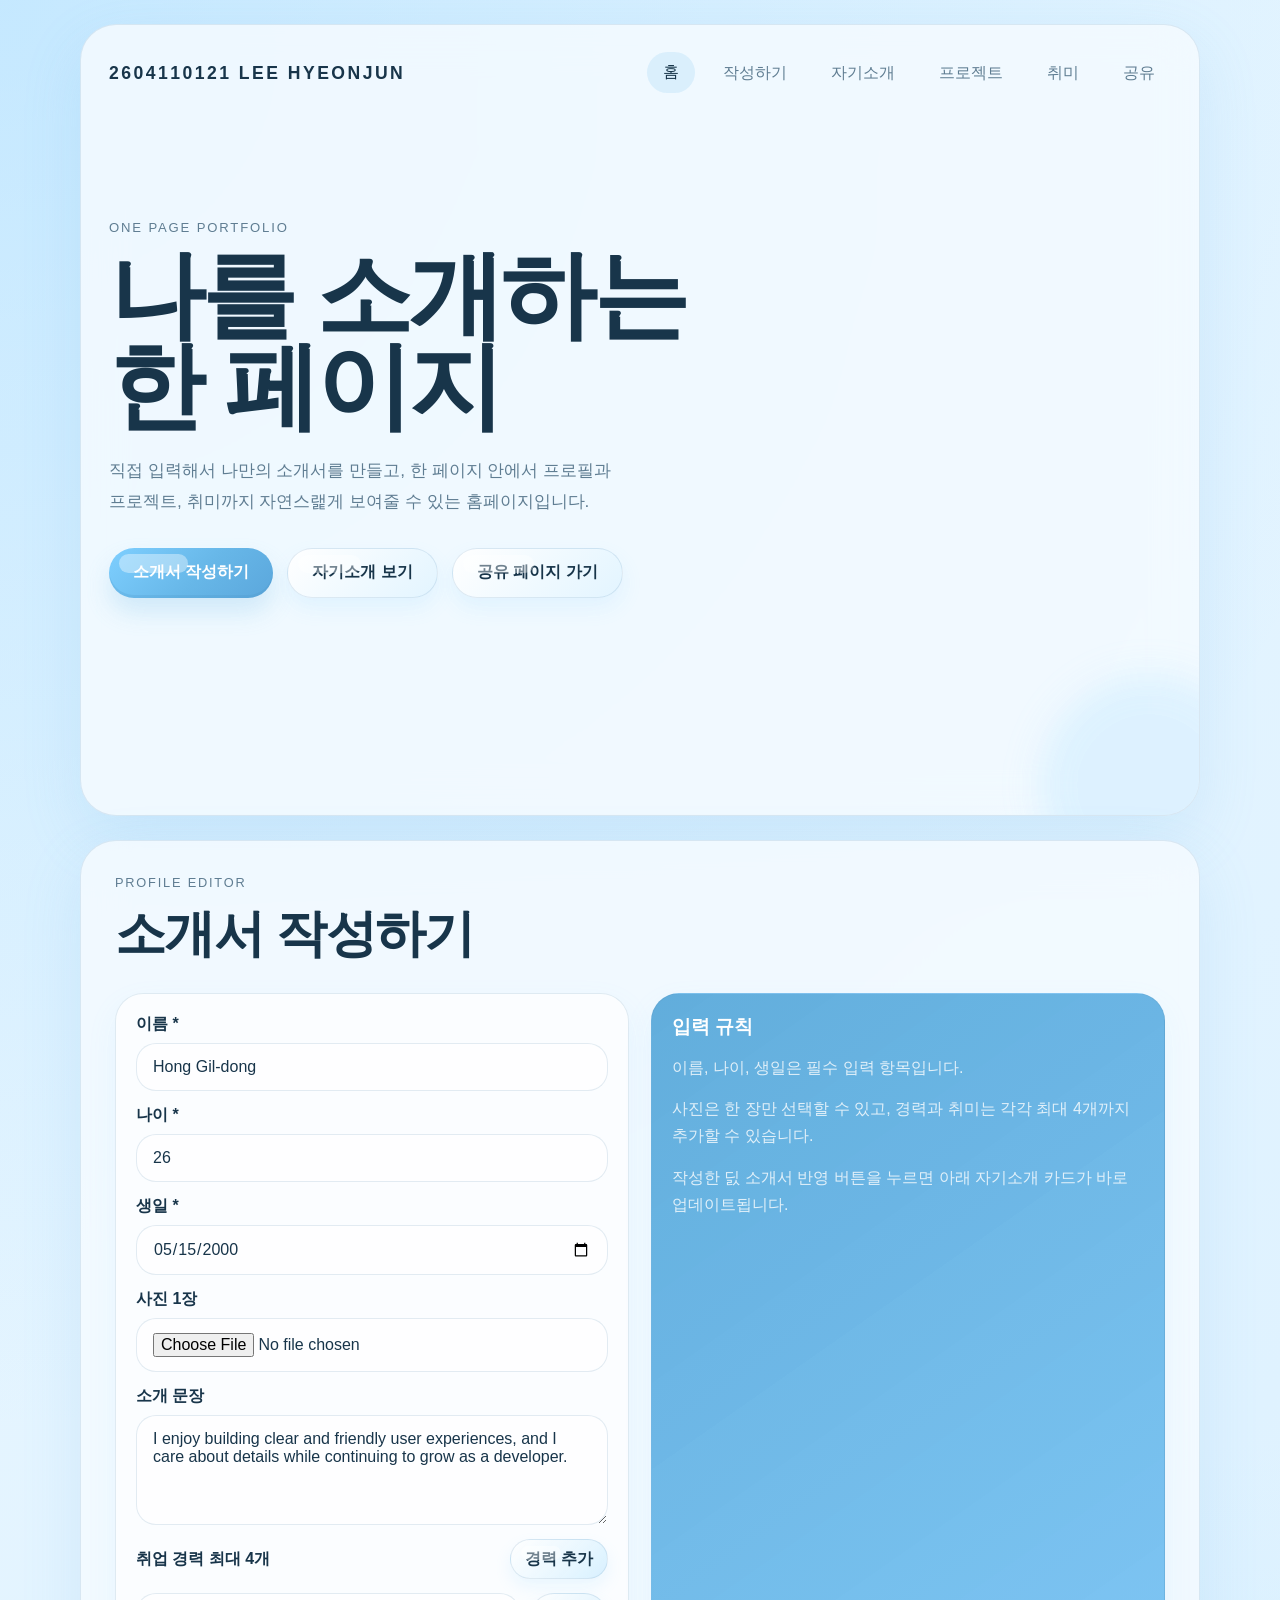
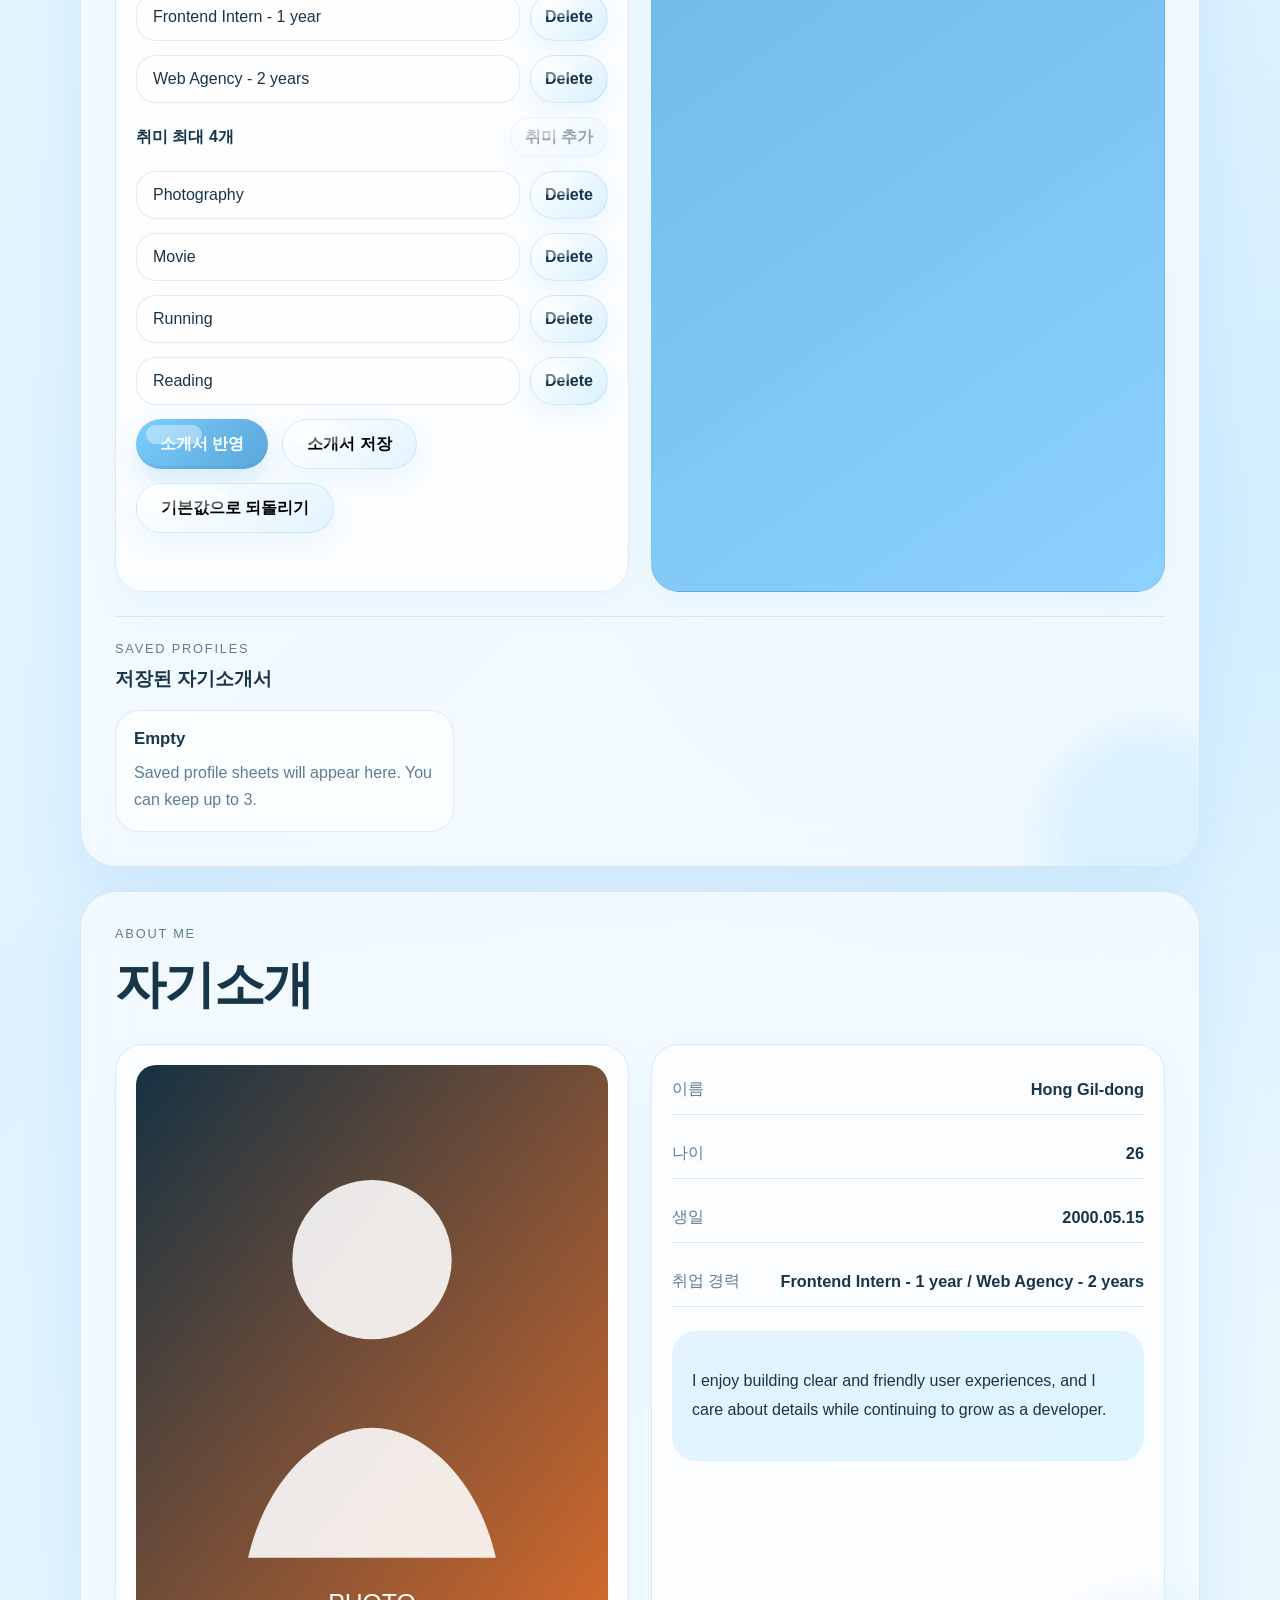
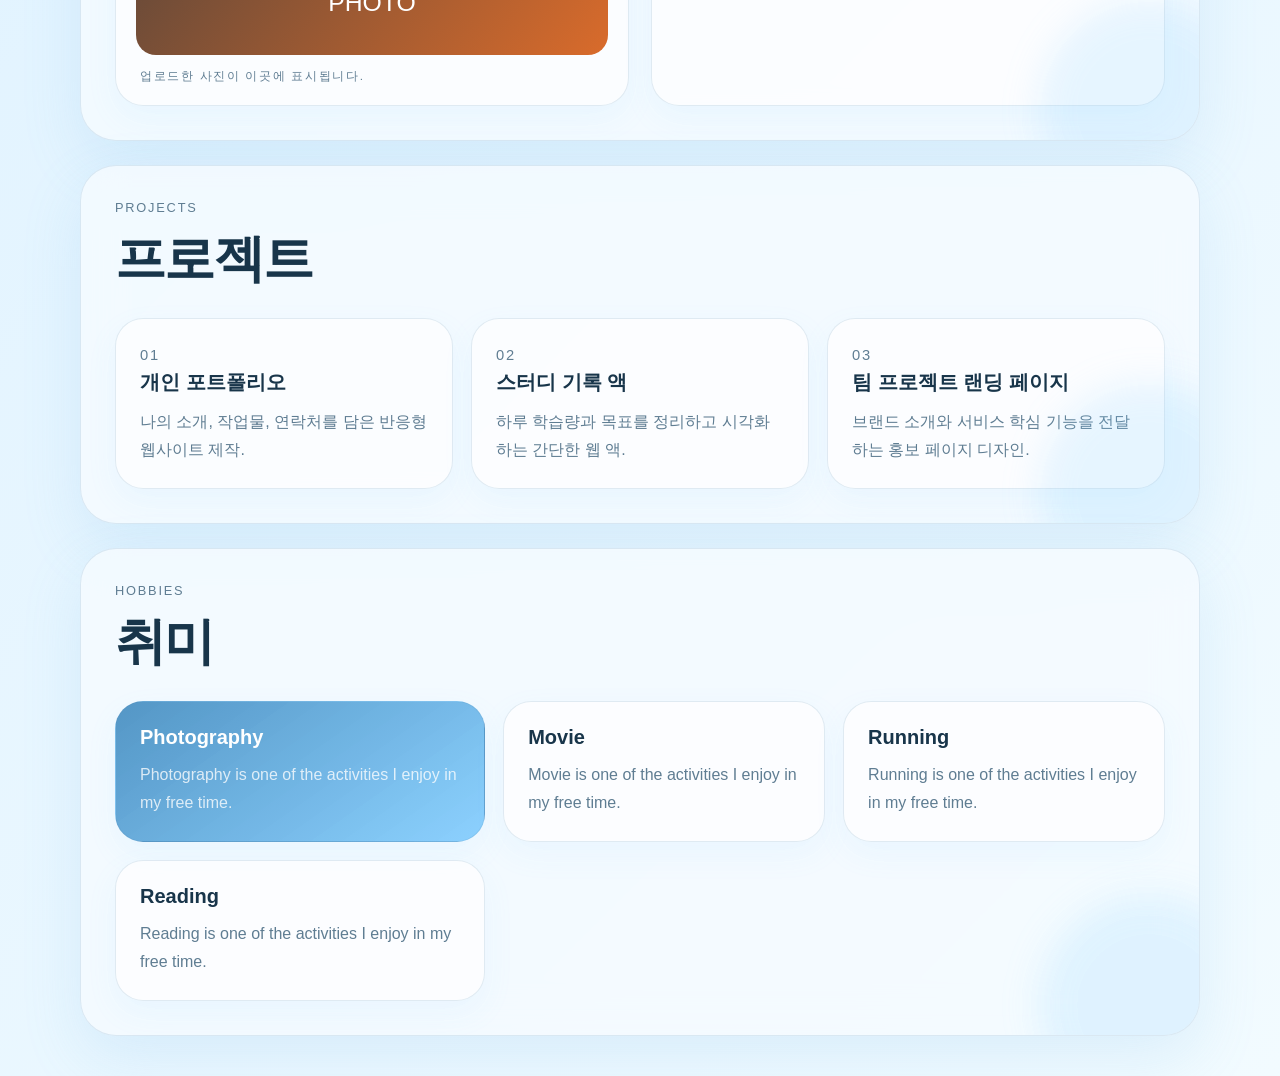
<file: index.html>
<!DOCTYPE html>
<html lang="ko">
<head>
  <meta charset="UTF-8">
  <meta name="viewport" content="width=device-width, initial-scale=1.0">
  <title>2604110121 이현준</title>
  <link rel="stylesheet" href="styles.css">
</head>
<body>
  <div class="page-shell">
    <header class="hero" id="home">
      <nav class="top-nav">
        <a class="brand" href="#home">2604110121 LEE HYEONJUN</a>
        <div class="menu">
          <a href="#home">&#54856;</a>
          <a href="#editor">&#51089;&#49457;&#54616;&#44592;</a>
          <a href="#about">&#51088;&#44592;&#49548;&#44060;</a>
          <a href="#projects">&#54532;&#47196;&#51229;&#53944;</a>
          <a href="#hobbies">&#52712;&#48120;</a>
          <a href="share.html">&#44277;&#50976;</a>
        </div>
      </nav>

      <div class="hero-content">
        <p class="eyebrow">ONE PAGE PORTFOLIO</p>
        <h1>&#45208;&#47484; &#49548;&#44060;&#54616;&#45716;<br>&#54620; &#54168;&#51060;&#51648;</h1>
        <p class="hero-text">
          &#51649;&#51217; &#51077;&#47141;&#54644;&#49436; &#45208;&#47564;&#51032; &#49548;&#44060;&#49436;&#47484; &#47564;&#46308;&#44256;, &#54620; &#54168;&#51060;&#51648; &#50504;&#50640;&#49436; &#54532;&#47196;&#54596;&#44284; &#54532;&#47196;&#51229;&#53944;, &#52712;&#48120;&#44620;&#51648; &#51088;&#50672;&#49828;&#47013;&#44172; &#48372;&#50668;&#51460; &#49688; &#51080;&#45716; &#54856;&#54168;&#51060;&#51648;&#51077;&#45768;&#45796;.
        </p>
        <div class="hero-actions">
          <a class="button primary" href="#editor">&#49548;&#44060;&#49436; &#51089;&#49457;&#54616;&#44592;</a>
          <a class="button secondary" href="#about">&#51088;&#44592;&#49548;&#44060; &#48372;&#44592;</a>
          <a class="button secondary" href="share.html">&#44277;&#50976; &#54168;&#51060;&#51648; &#44032;&#44592;</a>
        </div>
      </div>
    </header>

    <main>
      <section class="section" id="editor">
        <div class="section-heading">
          <p class="section-label">PROFILE EDITOR</p>
          <h2>&#49548;&#44060;&#49436; &#51089;&#49457;&#54616;&#44592;</h2>
        </div>

        <div class="editor-grid">
          <article class="editor-card">
            <form id="profile-form" class="profile-form">
              <label class="field">
                <span>&#51060;&#47492; *</span>
                <input id="name" name="name" type="text" required placeholder="&#51060;&#47492;&#51012; &#51077;&#47141;&#54616;&#49464;&#50836;">
              </label>

              <label class="field">
                <span>&#45208;&#51060; *</span>
                <input id="age" name="age" type="number" min="1" max="120" required placeholder="&#45208;&#51060;&#47484; &#51077;&#47141;&#54616;&#49464;&#50836;">
              </label>

              <label class="field">
                <span>&#49373;&#51068; *</span>
                <input id="birthday" name="birthday" type="date" required>
              </label>

              <label class="field">
                <span>&#49324;&#51652; 1&#51109;</span>
                <input id="photo" name="photo" type="file" accept="image/*">
              </label>

              <label class="field">
                <span>&#49548;&#44060; &#47928;&#51109;</span>
                <textarea id="bio" name="bio" rows="4" placeholder="&#51088;&#44592;&#49548;&#44060; &#47928;&#51109;&#51012; &#51077;&#47141;&#54616;&#49464;&#50836;"></textarea>
              </label>

              <div class="career-editor">
                <div class="career-editor-head">
                  <span>&#52712;&#50629; &#44221;&#47141; &#52572;&#45824; 4&#44060;</span>
                  <button id="add-career" class="small-button" type="button">&#44221;&#47141; &#52628;&#44032;</button>
                </div>
                <div id="career-list" class="career-list"></div>
              </div>

              <div class="career-editor">
                <div class="career-editor-head">
                  <span>&#52712;&#48120; &#52572;&#45824; 4&#44060;</span>
                  <button id="add-hobby" class="small-button" type="button">&#52712;&#48120; &#52628;&#44032;</button>
                </div>
                <div id="hobby-list" class="career-list"></div>
              </div>

              <div class="form-actions">
                <button class="button primary" type="submit">&#49548;&#44060;&#49436; &#48152;&#50689;</button>
                <button id="save-profile" class="button secondary" type="button">&#49548;&#44060;&#49436; &#51200;&#51109;</button>
                <button id="reset-profile" class="button secondary" type="button">&#44592;&#48376;&#44050;&#51004;&#47196; &#46104;&#46028;&#47532;&#44592;</button>
              </div>

              <p id="form-message" class="form-message" aria-live="polite"></p>
            </form>
          </article>

          <article class="editor-card help-card">
            <h3>&#51077;&#47141; &#44508;&#52825;</h3>
            <p>&#51060;&#47492;, &#45208;&#51060;, &#49373;&#51068;&#51008; &#54596;&#49688; &#51077;&#47141; &#54637;&#47785;&#51077;&#45768;&#45796;.</p>
            <p>&#49324;&#51652;&#51008; &#54620; &#51109;&#47564; &#49440;&#53469;&#54624; &#49688; &#51080;&#44256;, &#44221;&#47141;&#44284; &#52712;&#48120;&#45716; &#44033;&#44033; &#52572;&#45824; 4&#44060;&#44620;&#51648; &#52628;&#44032;&#54624; &#49688; &#51080;&#49845;&#45768;&#45796;.</p>
            <p>&#51089;&#49457;&#54620; &#46368; &#49548;&#44060;&#49436; &#48152;&#50689; &#48260;&#53948;&#51012; &#45572;&#47476;&#47732; &#50500;&#47000; &#51088;&#44592;&#49548;&#44060; &#52852;&#46300;&#44032; &#48148;&#47196; &#50629;&#45936;&#51060;&#53944;&#46121;&#45768;&#45796;.</p>
          </article>
        </div>

        <div class="saved-section">
          <div class="section-heading saved-heading">
            <p class="section-label">SAVED PROFILES</p>
            <h3>&#51200;&#51109;&#46108; &#51088;&#44592;&#49548;&#44060;&#49436;</h3>
          </div>
          <div id="saved-profiles" class="saved-grid"></div>
        </div>
      </section>

      <section class="section about-section" id="about">
        <div class="section-heading">
          <p class="section-label">ABOUT ME</p>
          <h2>&#51088;&#44592;&#49548;&#44060;</h2>
        </div>

        <div class="about-grid">
          <article class="profile-card">
            <div class="photo-frame">
              <img id="profile-image" src="profile-placeholder.svg" alt="profile photo">
            </div>
            <p class="photo-note">&#50629;&#47196;&#46300;&#54620; &#49324;&#51652;&#51060; &#51060;&#44275;&#50640; &#54364;&#49884;&#46121;&#45768;&#45796;.</p>
          </article>

          <article class="info-card">
            <div class="info-list">
              <div class="info-item">
                <span>&#51060;&#47492;</span>
                <strong id="profile-name">Hong Gil-dong</strong>
              </div>
              <div class="info-item">
                <span>&#45208;&#51060;</span>
                <strong id="profile-age">26</strong>
              </div>
              <div class="info-item">
                <span>&#49373;&#51068;</span>
                <strong id="profile-birthday">2000.05.15</strong>
              </div>
              <div class="info-item">
                <span>&#52712;&#50629; &#44221;&#47141;</span>
                <strong id="profile-careers">Frontend Intern - 1 year / Web Agency - 2 years</strong>
              </div>
            </div>

            <div class="about-copy">
              <p id="profile-bio">
                I enjoy building clear and friendly user experiences, and I care about details while continuing to grow as a developer.
              </p>
            </div>
          </article>
        </div>
      </section>

      <section class="section" id="projects">
        <div class="section-heading">
          <p class="section-label">PROJECTS</p>
          <h2>&#54532;&#47196;&#51229;&#53944;</h2>
        </div>

        <div class="card-grid">
          <article class="content-card">
            <p class="card-index">01</p>
            <h3>&#44060;&#51064; &#54252;&#53944;&#54260;&#47532;&#50724;</h3>
            <p>&#45208;&#51032; &#49548;&#44060;, &#51089;&#50629;&#47932;, &#50672;&#46973;&#52376;&#47484; &#45812;&#51008; &#48152;&#51025;&#54805; &#50937;&#49324;&#51060;&#53944; &#51228;&#51089;.</p>
          </article>
          <article class="content-card">
            <p class="card-index">02</p>
            <h3>&#49828;&#53552;&#46356; &#44592;&#47197; &#50529;</h3>
            <p>&#54616;&#47336; &#54617;&#49845;&#47049;&#44284; &#47785;&#54364;&#47484; &#51221;&#47532;&#54616;&#44256; &#49884;&#44033;&#54868;&#54616;&#45716; &#44036;&#45800;&#54620; &#50937; &#50529;.</p>
          </article>
          <article class="content-card">
            <p class="card-index">03</p>
            <h3>&#54016; &#54532;&#47196;&#51229;&#53944; &#47004;&#46377; &#54168;&#51060;&#51648;</h3>
            <p>&#48652;&#47004;&#46300; &#49548;&#44060;&#50752; &#49436;&#48708;&#49828; &#54617;&#49900; &#44592;&#45733;&#51012; &#51204;&#45804;&#54616;&#45716; &#54861;&#48372; &#54168;&#51060;&#51648; &#46356;&#51088;&#51064;.</p>
          </article>
        </div>
      </section>

      <section class="section" id="hobbies">
        <div class="section-heading">
          <p class="section-label">HOBBIES</p>
          <h2>&#52712;&#48120;</h2>
        </div>

        <div class="hobby-layout">
          <article class="hobby-card accent">
            <h3 id="hobby-title-1">&#49324;&#51652; &#52237;&#44592;</h3>
            <p id="hobby-text-1">&#51068;&#49345; &#49549; &#51109;&#47732;&#51012; &#44592;&#47197;&#54616;&#47728; &#49353;&#44048;&#44284; &#44396;&#46020;&#47484; &#48372;&#45716; &#44048;&#44033;&#51012; &#53412;&#50864;&#44256; &#51080;&#49845;&#45768;&#45796;.</p>
          </article>
          <article class="hobby-card">
            <h3 id="hobby-title-2">&#50689;&#54868; &#44048;&#49345;</h3>
            <p id="hobby-text-2">&#45796;&#50577;&#54620; &#51109;&#47476;&#51032; &#50689;&#54868;&#47484; &#48372;&#47728; &#49352;&#47196;&#50868; &#49884;&#49440;&#44284; &#50500;&#51060;&#46356;&#50612;&#47484; &#50643;&#45716; &#54200;&#51077;&#45768;&#45796;.</p>
          </article>
          <article class="hobby-card">
            <h3 id="hobby-title-3">&#47084;&#45789;</h3>
            <p id="hobby-text-3">&#44508;&#52825;&#51201;&#51004;&#47196; &#47800;&#51012; &#50864;&#51649;&#51060;&#47728; &#51665;&#51473;&#47141;&#44284; &#52404;&#47141;&#51012; &#44288;&#47532;&#54616;&#44256; &#51080;&#49845;&#45768;&#45796;.</p>
          </article>
          <article class="hobby-card">
            <h3 id="hobby-title-4">&#46021;&#49436;</h3>
            <p id="hobby-text-4">&#49373;&#44033;&#51012; &#45331;&#55176;&#44256; &#49352;&#47196;&#50868; &#44288;&#51216;&#51012; &#50643;&#44592; &#50948;&#54644; &#51648;&#49549;&#51201;&#51004;&#47196; &#52293;&#51012; &#51069;&#44256; &#51080;&#49845;&#45768;&#45796;.</p>
          </article>
        </div>
      </section>
    </main>
  </div>

  <script src="script.js"></script>
</body>
</html>
</file>
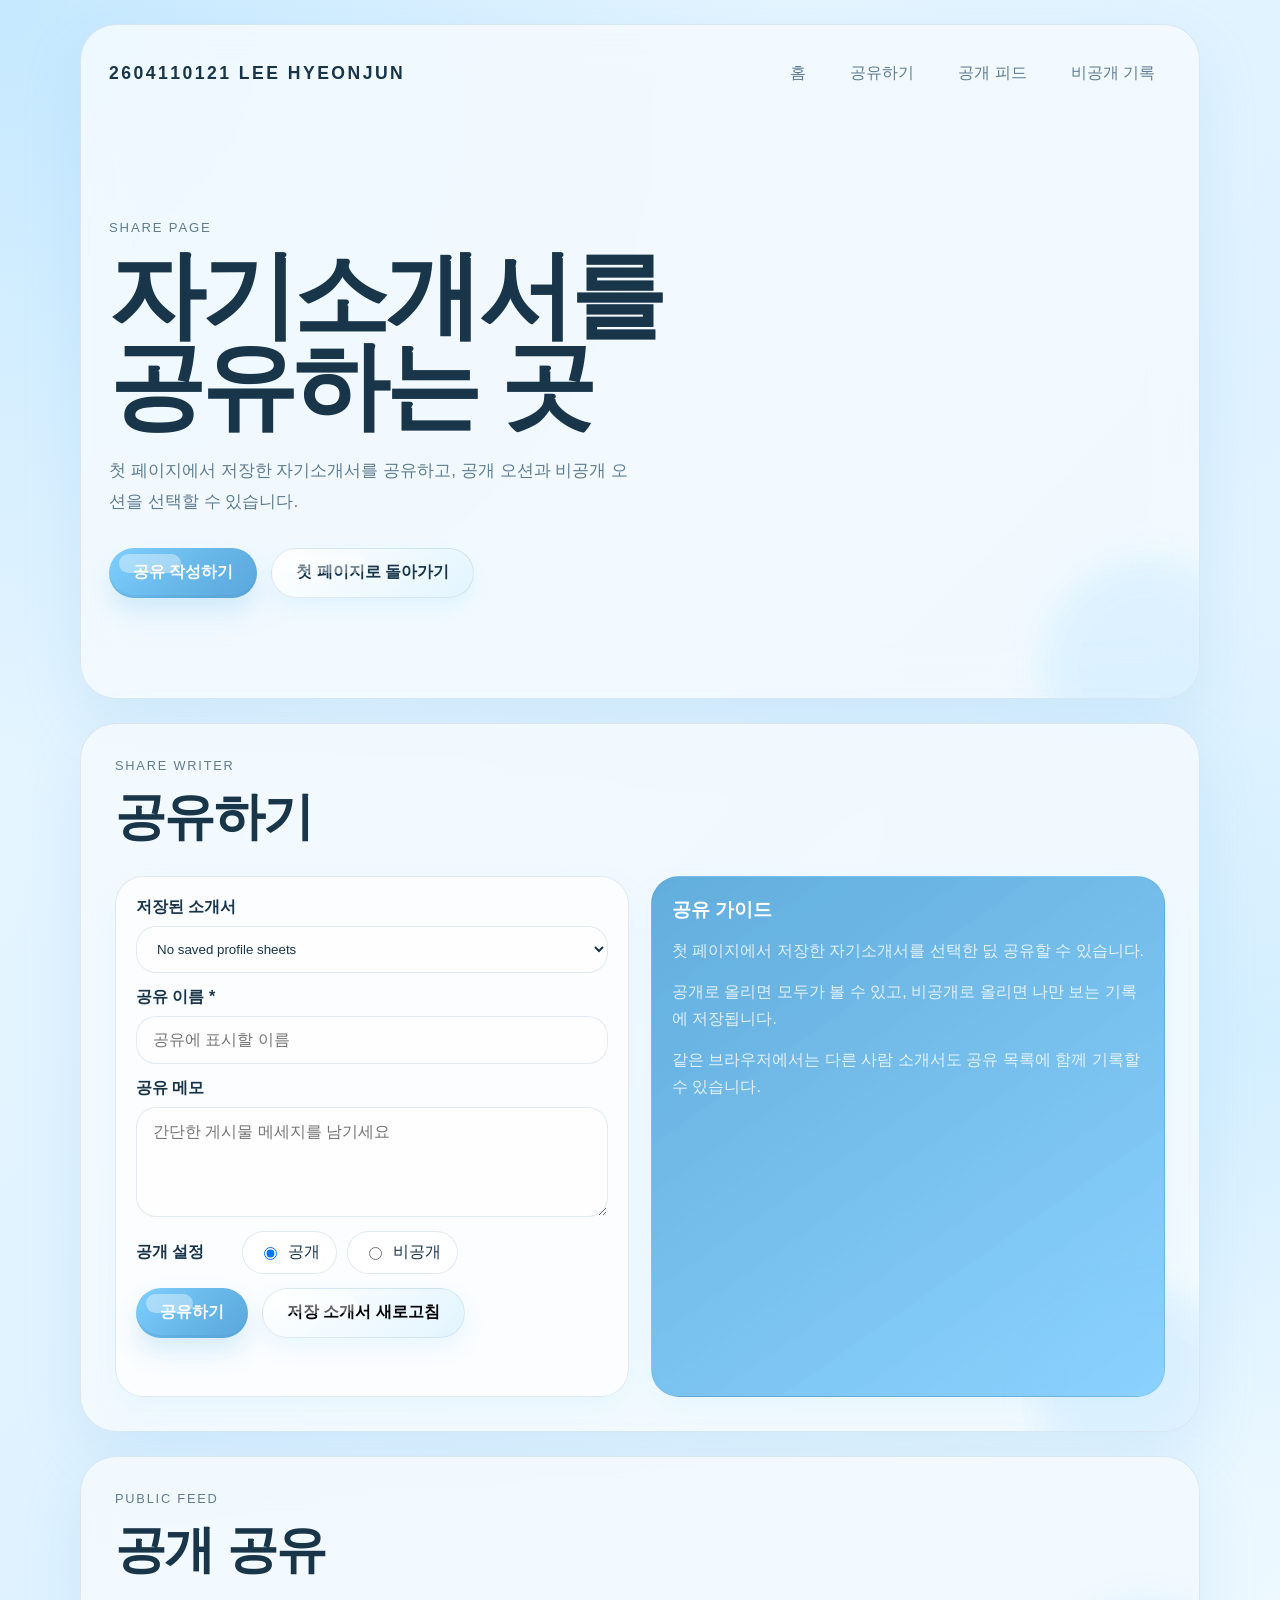
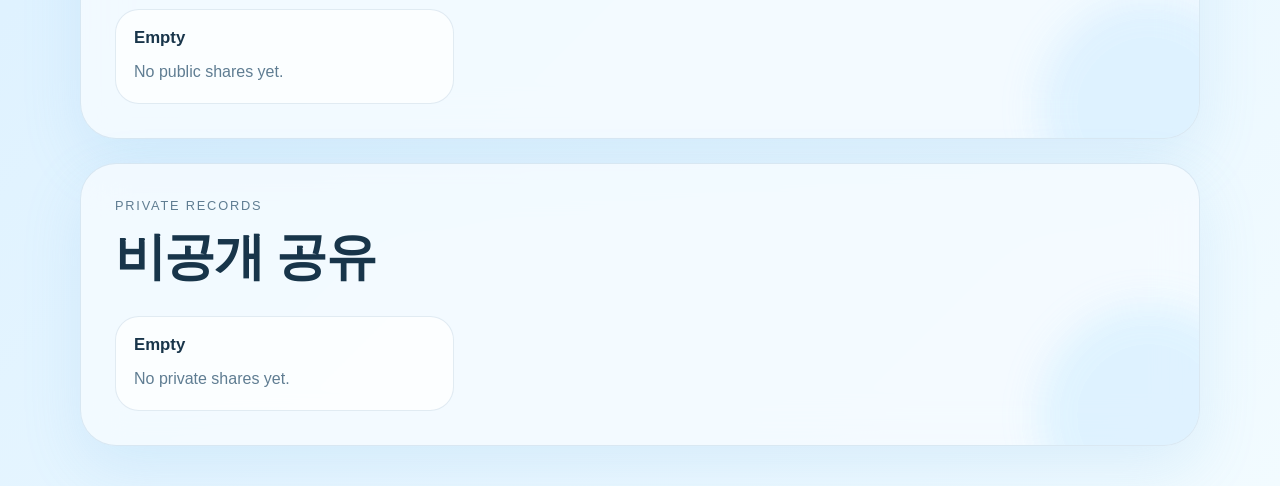
<file: share.html>
<!DOCTYPE html>
<html lang="ko">
<head>
  <meta charset="UTF-8">
  <meta name="viewport" content="width=device-width, initial-scale=1.0">
  <title>2604110121 이현준 공유</title>
  <link rel="stylesheet" href="styles.css">
</head>
<body>
  <div class="page-shell">
    <header class="hero share-hero" id="share-home">
      <nav class="top-nav">
        <a class="brand" href="index.html">2604110121 LEE HYEONJUN</a>
        <div class="menu">
          <a href="index.html">&#54856;</a>
          <a href="#share-form">&#44277;&#50976;&#54616;&#44592;</a>
          <a href="#public-feed">&#44277;&#44060; &#54588;&#46300;</a>
          <a href="#private-feed">&#48708;&#44277;&#44060; &#44592;&#47197;</a>
        </div>
      </nav>

      <div class="hero-content">
        <p class="eyebrow">SHARE PAGE</p>
        <h1>&#51088;&#44592;&#49548;&#44060;&#49436;&#47484;<br>&#44277;&#50976;&#54616;&#45716; &#44275;</h1>
        <p class="hero-text">
          &#52395; &#54168;&#51060;&#51648;&#50640;&#49436; &#51200;&#51109;&#54620; &#51088;&#44592;&#49548;&#44060;&#49436;&#47484; &#44277;&#50976;&#54616;&#44256;, &#44277;&#44060; &#50724;&#49496;&#44284; &#48708;&#44277;&#44060; &#50724;&#49496;&#51012; &#49440;&#53469;&#54624; &#49688; &#51080;&#49845;&#45768;&#45796;.
        </p>
        <div class="hero-actions">
          <a class="button primary" href="#share-form">&#44277;&#50976; &#51089;&#49457;&#54616;&#44592;</a>
          <a class="button secondary" href="index.html">&#52395; &#54168;&#51060;&#51648;&#47196; &#46028;&#50500;&#44032;&#44592;</a>
        </div>
      </div>
    </header>

    <main>
      <section class="section" id="share-form">
        <div class="section-heading">
          <p class="section-label">SHARE WRITER</p>
          <h2>&#44277;&#50976;&#54616;&#44592;</h2>
        </div>

        <div class="editor-grid">
          <article class="editor-card">
            <form id="share-profile-form" class="profile-form">
              <label class="field">
                <span>&#51200;&#51109;&#46108; &#49548;&#44060;&#49436;</span>
                <select id="saved-profile-select" class="select-input"></select>
              </label>

              <label class="field">
                <span>&#44277;&#50976; &#51060;&#47492; *</span>
                <input id="share-author" type="text" required placeholder="&#44277;&#50976;&#50640; &#54364;&#49884;&#54624; &#51060;&#47492;">
              </label>

              <label class="field">
                <span>&#44277;&#50976; &#47700;&#47784;</span>
                <textarea id="share-message" rows="4" placeholder="&#44036;&#45800;&#54620; &#44172;&#49884;&#47932; &#47700;&#49464;&#51648;&#47484; &#45224;&#44592;&#49464;&#50836;"></textarea>
              </label>

              <div class="visibility-picker">
                <span class="field-title">&#44277;&#44060; &#49444;&#51221;</span>
                <label class="toggle-option">
                  <input type="radio" name="visibility" value="public" checked>
                  <span>&#44277;&#44060;</span>
                </label>
                <label class="toggle-option">
                  <input type="radio" name="visibility" value="private">
                  <span>&#48708;&#44277;&#44060;</span>
                </label>
              </div>

              <div class="form-actions">
                <button class="button primary" type="submit">&#44277;&#50976;&#54616;&#44592;</button>
                <button id="refresh-saved" class="button secondary" type="button">&#51200;&#51109; &#49548;&#44060;&#49436; &#49352;&#47196;&#44256;&#52840;</button>
              </div>

              <p id="share-message-text" class="form-message" aria-live="polite"></p>
            </form>
          </article>

          <article class="editor-card help-card">
            <h3>&#44277;&#50976; &#44032;&#51060;&#46300;</h3>
            <p>&#52395; &#54168;&#51060;&#51648;&#50640;&#49436; &#51200;&#51109;&#54620; &#51088;&#44592;&#49548;&#44060;&#49436;&#47484; &#49440;&#53469;&#54620; &#46368; &#44277;&#50976;&#54624; &#49688; &#51080;&#49845;&#45768;&#45796;.</p>
            <p>&#44277;&#44060;&#47196; &#50732;&#47532;&#47732; &#47784;&#46160;&#44032; &#48380; &#49688; &#51080;&#44256;, &#48708;&#44277;&#44060;&#47196; &#50732;&#47532;&#47732; &#45208;&#47564; &#48372;&#45716; &#44592;&#47197;&#50640; &#51200;&#51109;&#46121;&#45768;&#45796;.</p>
            <p>&#44057;&#51008; &#48652;&#46972;&#50864;&#51200;&#50640;&#49436;&#45716; &#45796;&#47480; &#49324;&#46988; &#49548;&#44060;&#49436;&#46020; &#44277;&#50976; &#47785;&#47197;&#50640; &#54632;&#44760; &#44592;&#47197;&#54624; &#49688; &#51080;&#49845;&#45768;&#45796;.</p>
          </article>
        </div>
      </section>

      <section class="section" id="public-feed">
        <div class="section-heading">
          <p class="section-label">PUBLIC FEED</p>
          <h2>&#44277;&#44060; &#44277;&#50976;</h2>
        </div>
        <div id="public-share-list" class="share-grid"></div>
      </section>

      <section class="section" id="private-feed">
        <div class="section-heading">
          <p class="section-label">PRIVATE RECORDS</p>
          <h2>&#48708;&#44277;&#44060; &#44277;&#50976;</h2>
        </div>
        <div id="private-share-list" class="share-grid"></div>
      </section>
    </main>
  </div>

  <script src="share.js"></script>
</body>
</html>
</file>
<file: styles.css>
:root {
  --paper: rgba(245, 251, 255, 0.85);
  --ink: #18354a;
  --muted: #5f7d92;
  --line: rgba(93, 146, 181, 0.18);
  --accent: #67b7e8;
  --deep: #4a90c2;
  --shadow: 0 22px 60px rgba(103, 183, 232, 0.16);
}

* {
  box-sizing: border-box;
}

html {
  scroll-behavior: smooth;
}

body {
  margin: 0;
  font-family: "Segoe UI", "Malgun Gothic", sans-serif;
  color: var(--ink);
  background:
    radial-gradient(circle at top left, rgba(126, 204, 255, 0.34), transparent 32%),
    radial-gradient(circle at right center, rgba(162, 221, 255, 0.28), transparent 28%),
    linear-gradient(135deg, #eaf7ff 0%, #dff2ff 48%, #f2fbff 100%);
}

img {
  display: block;
  width: 100%;
}

a {
  color: inherit;
  text-decoration: none;
}

button,
input,
textarea {
  font: inherit;
}

.page-shell {
  width: min(1120px, calc(100% - 32px));
  margin: 24px auto 40px;
}

.hero,
.section {
  position: relative;
  overflow: hidden;
  border: 1px solid var(--line);
  border-radius: 36px;
  background: var(--paper);
  backdrop-filter: blur(22px);
  box-shadow: var(--shadow);
}

.hero {
  min-height: 88vh;
  padding: 28px;
}

.hero::after,
.section::after {
  content: "";
  position: absolute;
  inset: auto -60px -80px auto;
  width: 220px;
  height: 220px;
  border-radius: 50%;
  background: rgba(126, 204, 255, 0.18);
  filter: blur(18px);
}

.top-nav {
  display: flex;
  align-items: center;
  justify-content: space-between;
  gap: 20px;
}

.brand,
.menu a,
.button,
.section-label,
.card-index,
.small-button {
  font-family: "Trebuchet MS", "Segoe UI", sans-serif;
}

.brand {
  font-size: 1.1rem;
  font-weight: 700;
  letter-spacing: 0.14em;
}

.menu {
  display: flex;
  flex-wrap: wrap;
  justify-content: flex-end;
  gap: 12px;
}

.menu a {
  padding: 10px 16px;
  border-radius: 999px;
  color: var(--muted);
  transition: background-color 0.25s ease, color 0.25s ease, transform 0.25s ease;
}

.menu a:hover,
.menu a.is-active {
  background: rgba(103, 183, 232, 0.16);
  color: var(--ink);
  transform: translateY(-1px);
}

.hero-content {
  max-width: 700px;
  padding: 14vh 0 8vh;
}

.eyebrow,
.section-label,
.photo-note {
  color: var(--muted);
  letter-spacing: 0.14em;
  text-transform: uppercase;
}

.eyebrow {
  margin: 0 0 14px;
  font-size: 0.82rem;
}

h1,
h2,
h3,
strong {
  margin: 0;
}

h1 {
  font-size: clamp(2.8rem, 8vw, 6rem);
  line-height: 0.95;
  letter-spacing: -0.04em;
}

h2 {
  font-size: clamp(2rem, 5vw, 3.2rem);
  letter-spacing: -0.03em;
}

.hero-text {
  max-width: 520px;
  margin: 24px 0 0;
  font-size: 1.08rem;
  line-height: 1.8;
  color: var(--muted);
}

.hero-actions,
.form-actions {
  display: flex;
  flex-wrap: wrap;
  gap: 14px;
}

.hero-actions {
  margin-top: 30px;
}

.button {
  display: inline-flex;
  align-items: center;
  justify-content: center;
  min-height: 50px;
  padding: 0 24px;
  border: 0;
  border-radius: 999px;
  font-weight: 700;
  cursor: pointer;
  position: relative;
  overflow: hidden;
  transition: transform 0.25s ease, box-shadow 0.25s ease, background-color 0.25s ease;
}

.button::before,
.small-button::before {
  content: "";
  position: absolute;
  inset: 6px auto auto 10px;
  width: 42%;
  height: 38%;
  border-radius: 999px;
  background: rgba(255, 255, 255, 0.38);
  pointer-events: none;
}

.button:hover,
.small-button:hover {
  transform: translateY(-3px) scale(1.02);
}

.button.primary {
  color: #fff;
  background: linear-gradient(135deg, #7ecfff, #67b7e8 55%, #5ba7dc);
  box-shadow: 0 14px 24px rgba(103, 183, 232, 0.24), inset 0 -3px 0 rgba(74, 144, 194, 0.22);
}

.button.secondary {
  border: 1px solid var(--line);
  background: linear-gradient(135deg, rgba(255, 255, 255, 0.95), rgba(225, 244, 255, 0.95));
  box-shadow: 0 10px 20px rgba(126, 204, 255, 0.14);
}

.button.primary:hover {
  box-shadow: 0 18px 28px rgba(103, 183, 232, 0.3), inset 0 -3px 0 rgba(74, 144, 194, 0.22);
}

.button.secondary:hover {
  box-shadow: 0 14px 24px rgba(126, 204, 255, 0.2);
}

.section {
  margin-top: 24px;
  padding: 34px;
}

.section-heading {
  margin-bottom: 24px;
}

.section-label {
  margin: 0 0 10px;
  font-size: 0.8rem;
}

.editor-grid,
.about-grid {
  display: grid;
  grid-template-columns: repeat(2, minmax(0, 1fr));
  gap: 22px;
}

.profile-card,
.info-card,
.editor-card,
.content-card,
.hobby-card {
  border: 1px solid var(--line);
  border-radius: 28px;
  background: rgba(255, 255, 255, 0.72);
  box-shadow: 0 12px 30px rgba(126, 204, 255, 0.09);
}

.profile-card,
.info-card,
.editor-card {
  padding: 20px;
}

.profile-form,
.career-list,
.career-editor {
  display: grid;
  gap: 14px;
}

.field {
  display: grid;
  gap: 8px;
}

.field span,
.career-editor-head span {
  font-weight: 600;
}

.field input,
.field textarea,
.career-row input,
.select-input {
  width: 100%;
  padding: 14px 16px;
  border: 1px solid var(--line);
  border-radius: 20px;
  background: rgba(255, 255, 255, 0.92);
  color: var(--ink);
}

.field textarea {
  min-height: 110px;
  resize: vertical;
}

.field input:focus,
.field textarea:focus,
.career-row input:focus,
.select-input:focus {
  outline: 2px solid rgba(103, 183, 232, 0.24);
  border-color: rgba(103, 183, 232, 0.6);
}

.career-editor-head {
  display: flex;
  align-items: center;
  justify-content: space-between;
  gap: 12px;
}

.career-row {
  display: grid;
  grid-template-columns: 1fr auto;
  gap: 10px;
}

.small-button {
  min-height: 40px;
  padding: 0 14px;
  border: 1px solid var(--line);
  border-radius: 999px;
  position: relative;
  overflow: hidden;
  background: linear-gradient(135deg, rgba(255, 255, 255, 0.96), rgba(214, 240, 255, 0.92));
  color: var(--ink);
  font-weight: 700;
  cursor: pointer;
  box-shadow: 0 8px 16px rgba(126, 204, 255, 0.14);
}

.small-button:disabled {
  opacity: 0.45;
  cursor: not-allowed;
  transform: none;
}

.form-message {
  min-height: 24px;
  margin: 0;
  color: var(--deep);
  font-weight: 600;
}

.help-card {
  display: grid;
  align-content: start;
  gap: 14px;
  background: linear-gradient(145deg, rgba(89, 169, 218, 0.95), rgba(126, 204, 255, 0.88));
  color: #fff;
}

.help-card p {
  margin: 0;
  color: rgba(255, 255, 255, 0.8);
  line-height: 1.7;
}

.saved-section {
  margin-top: 24px;
  padding-top: 24px;
  border-top: 1px solid var(--line);
}

.saved-heading {
  margin-bottom: 18px;
}

.saved-grid {
  display: grid;
  grid-template-columns: repeat(3, minmax(0, 1fr));
  gap: 16px;
}

.saved-card,
.saved-empty {
  padding: 18px;
  border: 1px solid var(--line);
  border-radius: 24px;
  background: rgba(255, 255, 255, 0.75);
}

.saved-card h4,
.saved-empty h4 {
  margin: 0 0 10px;
  font-size: 1.05rem;
}

.saved-meta,
.saved-empty p {
  margin: 0;
  color: var(--muted);
  line-height: 1.7;
}

.saved-actions {
  display: flex;
  flex-wrap: wrap;
  gap: 10px;
  margin-top: 14px;
}

.share-hero {
  min-height: 72vh;
}

.visibility-picker {
  display: flex;
  flex-wrap: wrap;
  gap: 10px;
  align-items: center;
}

.field-title {
  min-width: 96px;
  font-weight: 600;
}

.toggle-option {
  display: inline-flex;
  align-items: center;
  gap: 8px;
  padding: 10px 16px;
  border: 1px solid var(--line);
  border-radius: 999px;
  background: rgba(255, 255, 255, 0.8);
}

.share-grid {
  display: grid;
  grid-template-columns: repeat(3, minmax(0, 1fr));
  gap: 16px;
}

.share-card {
  position: relative;
}

.share-badge {
  display: inline-flex;
  align-items: center;
  justify-content: center;
  min-height: 28px;
  padding: 0 12px;
  margin-bottom: 12px;
  border-radius: 999px;
  font-size: 0.82rem;
  font-weight: 700;
}

.share-badge.public {
  color: #0c5a8c;
  background: rgba(126, 204, 255, 0.32);
}

.share-badge.private {
  color: #3e6080;
  background: rgba(215, 234, 247, 0.95);
}

.share-note {
  margin: 12px 0 0;
  color: var(--ink);
  line-height: 1.7;
}

.photo-frame {
  aspect-ratio: 4 / 5;
  overflow: hidden;
  border-radius: 20px;
}

.photo-frame img {
  height: 100%;
  object-fit: cover;
}

.photo-note {
  margin: 14px 4px 0;
  font-size: 0.74rem;
}

.info-list {
  display: grid;
  gap: 14px;
}

.info-item {
  display: flex;
  align-items: center;
  justify-content: space-between;
  gap: 16px;
  padding: 14px 0;
  border-bottom: 1px solid var(--line);
}

.info-item span {
  color: var(--muted);
}

.info-item strong {
  font-size: 1.02rem;
  text-align: right;
}

.about-copy {
  margin-top: 24px;
  padding: 20px;
  border-radius: 24px;
  background: linear-gradient(135deg, rgba(126, 204, 255, 0.2), rgba(210, 241, 255, 0.72));
  line-height: 1.8;
}

.card-grid {
  display: grid;
  grid-template-columns: repeat(3, minmax(0, 1fr));
  gap: 18px;
}

.content-card,
.hobby-card {
  padding: 24px;
}

.card-index {
  margin: 0 0 18px;
  color: var(--accent);
  font-size: 0.92rem;
  letter-spacing: 0.12em;
}

.content-card h3,
.hobby-card h3 {
  margin-bottom: 12px;
  font-size: 1.25rem;
}

.content-card p,
.hobby-card p {
  margin: 0;
  color: var(--muted);
  line-height: 1.75;
}

.hobby-layout {
  display: grid;
  grid-template-columns: 1.15fr 1fr 1fr;
  gap: 18px;
}

.hobby-card.accent {
  background: linear-gradient(145deg, rgba(74, 144, 194, 0.95), rgba(126, 204, 255, 0.88));
  color: #fff;
}

.hobby-card.accent p {
  color: rgba(255, 255, 255, 0.78);
}

.reveal {
  opacity: 0;
  transform: translateY(24px);
  transition: opacity 0.7s ease, transform 0.7s ease;
}

.reveal.is-visible {
  opacity: 1;
  transform: translateY(0);
}

@media (max-width: 900px) {
  .editor-grid,
  .about-grid,
  .card-grid,
  .saved-grid,
  .share-grid,
  .hobby-layout {
    grid-template-columns: 1fr;
  }

  .hero {
    min-height: auto;
  }

  .hero-content {
    padding: 10vh 0 4vh;
  }
}

@media (max-width: 640px) {
  .page-shell {
    width: min(100% - 20px, 100%);
    margin: 10px auto 24px;
  }

  .hero,
  .section {
    padding: 20px;
    border-radius: 28px;
  }

  .top-nav {
    flex-direction: column;
    align-items: flex-start;
  }

  .menu {
    justify-content: flex-start;
  }

  .menu a,
  .button {
    width: 100%;
  }

  .career-editor-head,
  .career-row,
  .info-item {
    grid-template-columns: 1fr;
    flex-direction: column;
    align-items: flex-start;
  }

  .info-item strong {
    text-align: left;
  }
}
</file>
